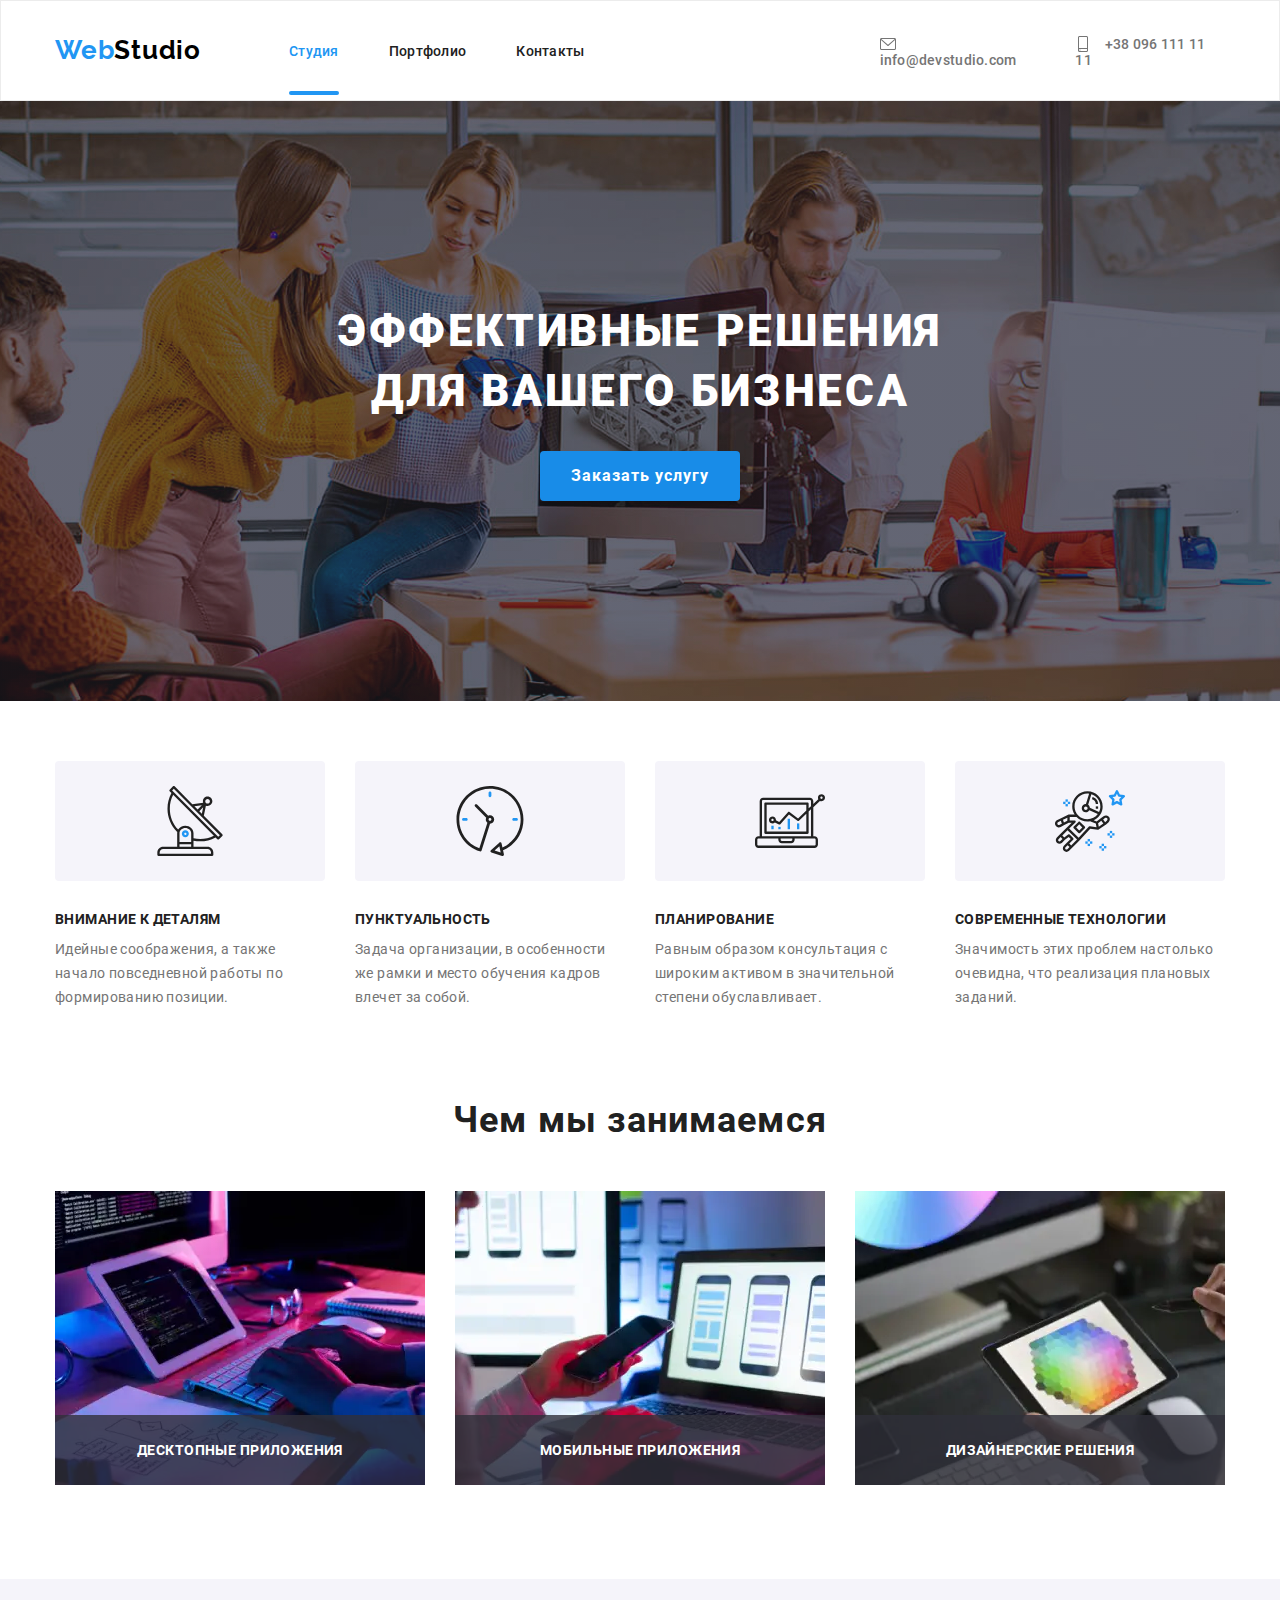
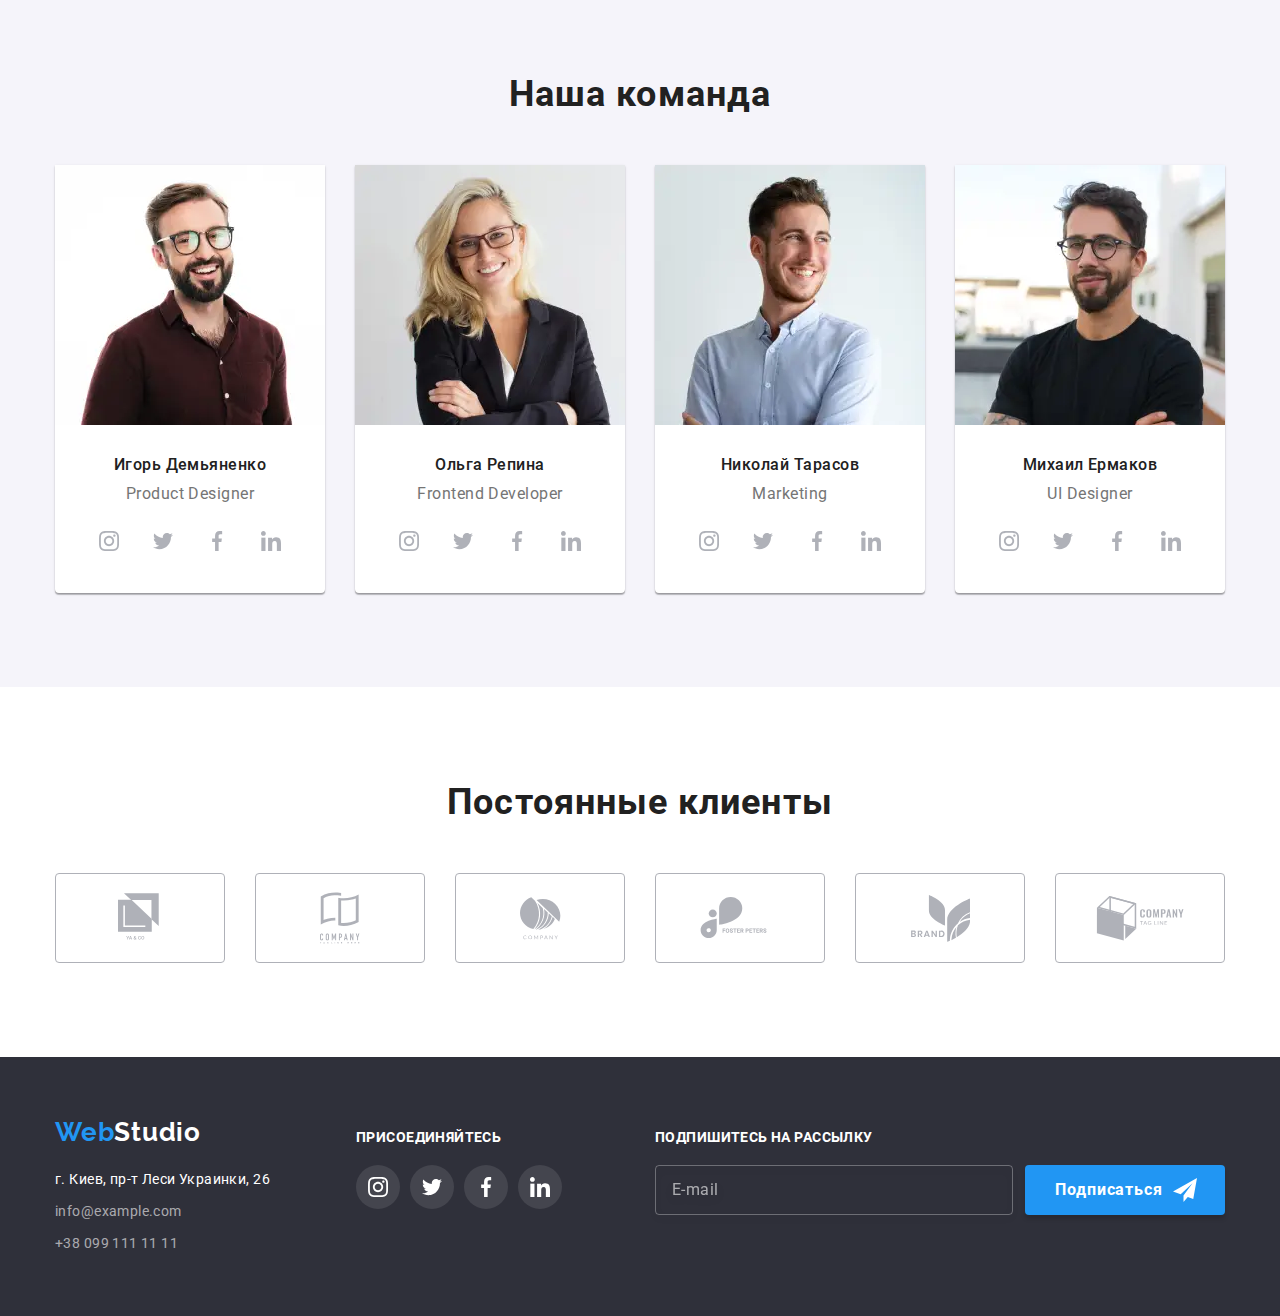
<file: index.html>
<!DOCTYPE html>
<html lang="ru">

    <head>
        <meta charset="UTF-8">
        <meta name="viewport" content="width=device-width, initial-scale=1.0">
        <title>WebStudio</title>
        <link rel="stylesheet"
        href="https://cdnjs.cloudflare.com/ajax/libs/modern-normalize/1.0.0/modern-normalize.min.css">
        <link rel="preconnect" href="https://fonts.gstatic.com">
        <link href="https://fonts.googleapis.com/css2?family=Raleway:wght@700&family=Roboto:wght@400;500;700;900&display=swap" rel="stylesheet"> 
        <link rel="stylesheet" href="./css/fonts.css"/>  
        <link rel="stylesheet" href="./css/main.min.css">
        
    </head>

    <body>
        <!-- Header -->
        <header class="header">
            <div class="container">
                <button type="button" class="menu-button" 
                    aria-expanded="false"
                    aria-controls="menu-container"
                    data-menu-button>
                        <svg width="24" height="16" aria-label="Переключатель мобильного меню" >
                            <use class="icon-menu" href="./images/sprite.svg#menu"></use>
                            <use class="icon-cross" href="./images/sprite.svg#cross"></use>
                        </svg>
                    </button>
                    <a href="./index.html" class="logo">
                        <span class="colortext">Web</span>Studio
                    </a>
                    <div class="menu-container" id="menu-container" data-menu>
                <nav class="nav">
                        <ul class="nav__items" >
                            <li class="nav__item"><a href="./index.html" class="link accent block">Студия</a></li>
                            <li class="nav__item"><a href="./portfolio.html" class="link block">Портфолио</a></li>
                            <li class="nav__item"><a href="" class="link block">Контакты</a></li>
                        </ul>
                </nav>
                    <ul class="address">
                        <li class="header__mail">
                            <a href="mailto:info@devstudio.com" class="link">
                                <svg class="icon" >
                                    <use href="./images/sprite.svg#envelope"> </use>
                                </svg> info@devstudio.com
                            </a>
                        </li>
                        <li class="header__tel">
                            <a href="tel:+380961111111" class="link"> 
                                <svg class="icon" >
                                    <use href="./images/sprite.svg#smartphone"> </use>
                                </svg> +38 096 111 11 11
                            </a>
                        </li>
                    </ul>
                    </div>
            </div>
        </header>
        <main class="main">
            <!-- Hero -->
            <section class="hero">
                <div class="container">
                    <h1 class="hero__title">Эффективные решения 
                        для вашего бизнеса</h1> 
                    <button class="modal-btn" type="button" data-modal-open>Заказать услугу</button>
                </div>
            </section>
            

            <!-- Features-->

            <section class="features">
                <div class="container">
                    <h2 class="visually-hidden">features</h2>
                    <ul class="features__items">
                        <li class="features__item">
                            <span class="features-list" > 
                                <svg class="features-list__icon">
                                    <use href="./images/sprite.svg#antenna"> </use>
                                </svg>    
                            </span>
                            <h3 class="features__subtitle">Внимание к деталям</h3>
                            <p class="features__desc">
                                Идейные соображения, а также начало повседневной работы по формированию позиции.
                            </p>
                        <li class="features__item">
                            <span class="features-list" > 
                                <svg class="features-list__icon">
                                    <use href="./images/sprite.svg#clock"> </use>
                                </svg>    
                            </span>
                            <h3 class="features__subtitle">Пунктуальность</h3>
                            <p class="features__desc">
                                Задача организации, в особенности же рамки и место обучения кадров влечет за собой.
                            </p>
                        </li>
                        <li class="features__item">
                            <span class="features-list" > 
                                <svg class="features-list__icon">
                                    <use href="./images/sprite.svg#diagram"> </use>
                                </svg>    
                            </span>
                            <h3 class="features__subtitle">Планирование</h3>
                            <p class="features__desc">
                                Равным образом консультация с широким активом в значительной степени обуславливает.
                            </p>
                        </li>
                        <li class="features__item">
                            <span class="features-list" > 
                                <svg class="features-list__icon">
                                    <use href="./images/sprite.svg#astronaut"> </use>
                                </svg>    
                            </span>
                            <h3 class="features__subtitle">Современные технологии</h3>
                            <p class="features__desc">
                                Значимость этих проблем настолько очевидна, что реализация плановых заданий.
                            </p>
                        </li>
                    </ul>
                </div>
            </section>

            <!-- Work-examples -->
            <section class="work-examples">
                <div class="container">
                    <h2 class="work-examples__title">Чем мы занимаемся</h2>
                    <ul class="work-examples__items">
                        <li class="work-examples__item">
                            <picture class="work-examples__list-picture">
                                <source
                                srcset="./images/examples/examples_1.webp 1x, ./images/examples/examples_1@2x.webp 2x"
                                media="(min-width: 1200px)" type="image/webp">
                                <source
                                    srcset="./images/examples/examples_1.jpg 1x, ./images/examples/examples_1@2x.jpg 2x"
                                    media="(min-width: 1200px)">
                                <img src="./images/examples/examples_1.jpg" alt="Разработка десктопных приложений"/>
                            </picture>
                            <p class="work-examples__text">
                                Десктопные приложения
                            </p>
                        </li>
                        <li class="work-examples__item">
                            <picture class="work-examples__list-picture">
                                <source
                                srcset="./images/examples/examples_2.webp 1x, ./images/examples/examples_2@2x.webp 2x"
                                media="(min-width: 1200px)" type="image/webp">
                                <source
                                    srcset="./images/examples/examples_2.jpg 1x, ./images/examples/examples_2@2x.jpg 2x"
                                    media="(min-width: 1200px)">
                                <img src="./images/examples/examples_2.jpg" alt="Разработка мобильных приложений"/>
                            </picture>
                            <p class="work-examples__text">
                                Мобильные приложения
                            </p>
                        </li>
                        <li class="work-examples__item">
                            <picture class="work-examples__list-picture">
                                <source
                                srcset="./images/examples/examples_3.webp 1x, ./images/examples/examples_3@2x.webp 2x"
                                media="(min-width: 1200px)" type="image/webp">
                                <source
                                    srcset="./images/examples/examples_3.jpg 1x, ./images/examples/examples_3@2x.jpg 2x"
                                    media="(min-width: 1200px)">
                                <img src="./images/examples/examples_3.jpg" alt="Дезайнерские решения в разработка приложений"/> 
                            </picture>
                           <p class="work-examples__text">
                                Дизайнерские решения
                            </p>
                        </li>
                    </ul>
                </div>
            </section>

            <!-- Team -->
            <section class="team">
                <div class="container">
                    <h2 class="team__title">Наша команда</h2>
                    <ul class="team__items">
                        <li class="team__item">  
                            <picture class="team__list-picture">
                                <source
                                srcset="./images/team/team-desktop-1.webp 1x, ./images/team/team-desktop-1@2x.webp 2x"
                                media="(min-width: 1200px)" type="image/webp">
                                <source
                                    srcset="./images/team/team-desktop-1.jpg 1x, ./images/team/team-desktop-1@2x.jpg 2x"
                                    media="(min-width: 1200px)">
                                <source
                                srcset="./images/team/team-tablet-1.webp 1x, ./images/team/team-tablet-1@2x.webp 2x"
                                media="(min-width: 768px)" type="image/webp">
                                <source
                                srcset="./images/team/team-tablet-1.jpg 1x, ./images/team/team-tablet-1@2x.jpg 2x"
                                media="(min-width: 768px)">
                                <source
                                srcset="./images/team/team-mobile-1.webp 1x, ./images/team/team-mobile-1@2x.webp 2x"
                                media="(min-width: 480px)" type="image/webp">
                                <source
                                    srcset="./images/team/team-mobile-1.jpg 1x, ./images/team/team-mobile-1@2x.jpg 2x"
                                    media="(min-width: 480px)">
                                <img src="./images/team/team-mobile-1.jpg" alt="Игорь Демьяненко"/> 
                            </picture>
                            <h3 class="team__subtitle">Игорь Демьяненко</h3>
                            <p class="team__desc">Product Designer</p>
                            <ul class="social-list">
                                <li class="social__item">
                                    <a class="social-list__link" href=""> 
                                        <svg class="social-list__icon">
                                            <use href="./images/sprite.svg#instagram"> </use>
                                        </svg>    
                                    </a>
                                </li>
                                <li class="social__item">
                                    <a class="social-list__link" href=""> 
                                        <svg class="social-list__icon">
                                            <use href="./images/sprite.svg#twitter"> </use>
                                        </svg>     
                                    </a>
                                </li>
                                <li class="social__item">
                                    <a class="social-list__link" href=""> 
                                        <svg class="social-list__icon"> 
                                            <use href="./images/sprite.svg#facebook"> </use >
                                        </svg>    
                                    </a>
                                </li>
                                <li class="social__item">
                                    <a class="social-list__link" href=""> 
                                        <svg class="social-list__icon">
                                            <use href="./images/sprite.svg#linkedin"> </use>
                                        </svg>     
                                    </a>
                                </li>
                            </ul>
                        </li>
                        <li class="team__item">
                            <picture class="team__list-picture">
                                <source
                                srcset="./images/team/team-desktop-2.webp 1x, ./images/team/team-desktop-2@2x.webp 2x"
                                media="(min-width: 1200px)" type="image/webp">
                                <source
                                    srcset="./images/team/team-desktop-2.jpg 1x, ./images/team/team-desktop-2@2x.jpg 2x"
                                    media="(min-width: 1200px)">
                                <source
                                srcset="./images/team/team-tablet-2.webp 1x, ./images/team/team-tablet-2@2x.webp 2x"
                                media="(min-width: 768px)" type="image/webp">
                                <source
                                    srcset="./images/team/team-tablet-2.jpg 1x, ./images/team/team-tablet-2@2x.jpg 2x"
                                    media="(min-width: 768px)">
                                <source
                                srcset="./images/team/team-mobile-2.webp 1x, ./images/team/team-mobile-2@2x.webp 2x"
                                media="(min-width: 480px)" type="image/webp">
                                <source
                                    srcset="./images/team/team-mobile-2.jpg 1x, ./images/team/team-mobile-2@2x.jpg 2x"
                                    media="(min-width: 480px)">
                                <img src="./images/team/team-mobile-2.jpg" alt="Ольга Репина"/> 
                            </picture>
                            <h3 class="team__subtitle">Ольга Репина</h3>
                            <p class="team__desc">Frontend Developer</p>
                            <ul class="social-list">
                                <li class="social__item">
                                    <a class="social-list__link" href=""> 
                                        <svg class="social-list__icon">
                                            <use href="./images/sprite.svg#instagram"> </use>
                                        </svg>    
                                    </a>
                                </li>
                                <li class="social__item">
                                    <a class="social-list__link" href=""> 
                                        <svg class="social-list__icon">
                                            <use href="./images/sprite.svg#twitter"> </use>
                                        </svg>     
                                    </a>
                                </li>
                                <li class="social__item">
                                    <a class="social-list__link" href=""> 
                                        <svg class="social-list__icon"> 
                                            <use href="./images/sprite.svg#facebook"> </use >
                                        </svg>    
                                    </a>
                                </li>
                                <li class="social__item">
                                    <a class="social-list__link" href=""> 
                                        <svg class="social-list__icon">
                                            <use href="./images/sprite.svg#linkedin"> </use>
                                        </svg>     
                                    </a>
                                </li>
                            </ul>
                        </li>
                        <li class="team__item">
                            <picture class="team__list-picture">
                                <source
                                srcset="./images/team/team-desktop-3.webp 1x, ./images/team/team-desktop-3@2x.webp 2x"
                                media="(min-width: 1200px)" type="image/webp">
                                <source
                                    srcset="./images/team/team-desktop-3.jpg 1x, ./images/team/team-desktop-3@2x.jpg 2x"
                                    media="(min-width: 1200px)">
                                <source
                                srcset="./images/team/team-tablet-3.webp 1x, ./images/team/team-tablet-3@2x.webp 2x"
                                media="(min-width: 768px)" type="image/webp">
                                <source
                                    srcset="./images/team/team-tablet-3.jpg 1x, ./images/team/team-tablet-3@2x.jpg 2x"
                                    media="(min-width: 768px)">
                                <source
                                srcset="./images/team/team-mobile-3.webp 1x, ./images/team/team-mobile-3@2x.webp 2x"
                                media="(min-width: 480px)" type="image/webp">
                                <source
                                    srcset="./images/team/team-mobile-3.jpg 1x, ./images/team/team-mobile-3@2x.jpg 2x"
                                    media="(min-width: 480px)">
                                <img src="./images/team/team-mobile-3.jpg" alt="Николай Тарасов"/> 
                            </picture>
                            <h3 class="team__subtitle">Николай Тарасов</h3>
                            <p class="team__desc">Marketing</p>
                            <ul class="social-list">
                                <li class="social__item">
                                    <a class="social-list__link" href=""> 
                                        <svg class="social-list__icon">
                                            <use href="./images/sprite.svg#instagram"> </use>
                                        </svg>    
                                    </a>
                                </li>
                                <li class="social__item">
                                    <a class="social-list__link" href=""> 
                                        <svg class="social-list__icon">
                                            <use href="./images/sprite.svg#twitter"> </use>
                                        </svg>     
                                    </a>
                                </li>
                                <li class="social__item">
                                    <a class="social-list__link" href=""> 
                                        <svg class="social-list__icon"> 
                                            <use href="./images/sprite.svg#facebook"> </use >
                                        </svg>    
                                    </a>
                                </li>
                                <li class="social__item">
                                    <a class="social-list__link" href=""> 
                                        <svg class="social-list__icon">
                                            <use href="./images/sprite.svg#linkedin"> </use>
                                        </svg>     
                                    </a>
                                </li>
                            </ul>
                        </li>
                        <li class="team__item">
                            <picture class="team__list-picture">
                                <source
                                srcset="./images/team/team-desktop-4.webp 1x, ./images/team/team-desktop-4@2x.webp 2x"
                                media="(min-width: 1200px)" type="image/webp">
                                <source
                                    srcset="./images/team/team-desktop-4.jpg 1x, ./images/team/team-desktop-4@2x.jpg 2x"
                                    media="(min-width: 1200px)">
                                <source
                                srcset="./images/team/team-tablet-4.webp 1x, ./images/team/team-tablet-4@2x.webp 2x"
                                media="(min-width: 768px)" type="image/webp">
                                <source
                                    srcset="./images/team/team-tablet-4.jpg 1x, ./images/team/team-tablet-4@2x.jpg 2x"
                                    media="(min-width: 768px)">
                                <source
                                srcset="./images/team/team-mobile-4.webp 1x, ./images/team/team-mobile-4@2x.webp 2x"
                                media="(min-width: 480px)" type="image/webp">
                                <source
                                    srcset="./images/team/team-mobile-4.jpg 1x, ./images/team/team-mobile-4@2x.jpg 2x"
                                    media="(min-width: 480px)">
                                <img class="team__picture" src="./images/team/team-mobile-4.jpg" alt="Михаил Ермаков"/> 
                            </picture>
                            <h3 class="team__subtitle">Михаил Ермаков</h3>
                            <p class="team__desc">UI Designer</p>
                            <ul class="social-list">
                                <li class="social__item">
                                    <a class="social-list__link" href=""> 
                                        <svg class="social-list__icon">
                                            <use href="./images/sprite.svg#instagram"> </use>
                                        </svg>    
                                    </a>
                                </li>
                                <li class="social__item">
                                    <a class="social-list__link" href=""> 
                                        <svg class="social-list__icon">
                                            <use href="./images/sprite.svg#twitter"> </use>
                                        </svg>     
                                    </a>
                                </li>
                                <li class="social__item">
                                    <a class="social-list__link" href=""> 
                                        <svg class="social-list__icon"> 
                                            <use href="./images/sprite.svg#facebook"> </use >
                                        </svg>    
                                    </a>
                                </li>
                                <li class="social__item">
                                    <a class="social-list__link" href=""> 
                                        <svg class="social-list__icon">
                                            <use href="./images/sprite.svg#linkedin"> </use>
                                        </svg>     
                                    </a>
                                </li>
                            </ul>
                        </li>
                    </ul>
                </div>
                
            </section>
            <!-- Client-->
            <section class="client">
                <div class="container">
                    <h2 class="client__title"> Постоянные клиенты </h2>
                    <ul  class="client-list">
                        <li class="client-list__item">
                            <a class="client-list__link" href="">
                                <svg class="client-list__icon" width="45px" height="50px" >
                                    <use href="./images/client/sprite.svg#logo-1"> </use>
                                </svg>    
                            </a>
                        </li>
                        <li class="client-list__item">
                            <a  class="client-list__link" href="">
                                <svg class="client-list__icon" width="40px" height="52px"  >
                                    <use href="./images/client/sprite.svg#logo-2" > </use>
                                </svg>    
                            </a>
                        </li>
                        <li class="client-list__item">
                            <a  class="client-list__link" href="">
                                <svg class="client-list__icon" width="41px" height="43px" >
                                    <use href="./images/client/sprite.svg#logo-3"> </use>
                                </svg>    
                            </a>
                        </li>
                        <li class="client-list__item">
                            <a  class="client-list__link" href="">
                                <svg class="client-list__icon" width="80px" height="42px" >
                                    <use href="./images/client/sprite.svg#logo-4"> </use>
                                </svg>    
                            </a>
                        </li>
                        <li class="client-list__item">
                            <a  class="client-list__link" href="">
                                <svg class="client-list__icon" width="59px" height="47px" >
                                    <use href="./images/client/sprite.svg#logo-5"> </use>
                                </svg>    
                            </a>
                        </li>
                        <li class="client-list__item">
                            <a  class="client-list__link" href="">
                                <svg class="client-list__icon" width="89px" height="45px" >
                                    <use href="./images/client/sprite.svg#logo-6"> </use>
                                </svg>    
                            </a>
                        </li>
                    </ul>
                </div>
            </section>
        </main>
            <!-- Footer -->
        <footer class="footer">
            <div class="container">
                <div class="info">
                    <a href="./index.html" class="logo">
                        <span class="colortext">Web</span>Studio
                    </a>
                    <ul class="address">
                        <li class="footer__adrress item"><a href="https://www.google.com/maps/d/embed?mid=10uSM3H-mIU3GznYo2szRIEphczw" target="_blank" class="link">г. Киев,
                        пр-т Леси Украинки, 26</a></li>
                        <li class="footer__mail item"><a href="mailto:info@example.com" class="link">info@example.com</a></li>
                        <li class="footer__tel item"><a href="tel:+380991111111" class="link">+38 099 111 11 11</a></li>
                    </ul>
                </div>
                    <span class="social-links">
                    <p class="social-links__title">присоединяйтесь</p>
                    <ul class="social-list">
                        <li class="social__item">
                            <a class="social-list__link" href=""> 
                                <svg class="social-list__icon">
                                    <use href="./images/sprite.svg#instagram"> </use>
                                </svg>    
                            </a>
                        </li>
                        <li class="social__item">
                            <a class="social-list__link" href=""> 
                                <svg class="social-list__icon">
                                    <use href="./images/sprite.svg#twitter"> </use>
                                </svg>     
                            </a>
                        </li>
                        <li class="social__item">
                            <a class="social-list__link" href=""> 
                                <svg class="social-list__icon"> 
                                    <use href="./images/sprite.svg#facebook"> </use >
                                </svg>    
                            </a>
                        </li>
                        <li class="social__item">
                            <a class="social-list__link" href=""> 
                                <svg class="social-list__icon">
                                    <use href="./images/sprite.svg#linkedin"> </use>
                                </svg>     
                            </a>
                        </li>
                    </ul>
                </span>
                <span class="mailing">
                    <p class="mailing__title">Подпишитесь на рассылку</p>
                    <form action="#" class="mailing__form">
                        <label class="mailing__email">
                            <input type="email" name="user_email-footer" class="mailing__email-input" placeholder="E-mail">
                        </label>
                        <button type="submit" class="modal-btn">
                            Подписаться
                            <svg class="mailing__icon">
                                <use href="./images/sprite.svg#send"> </use>
                            </svg> 
                            
                        </button>
                    </form>
                </span>
            </div> 

        </footer>

        <div class="backdrop is-hidden" data-modal>
            <div class="modal">
                <button type="button" class="close-dtn" data-modal-close>
                    <svg class="icon-close">
                        <use href="./images/sprite.svg#icon-close-black"> </use>
                    </svg> 
                </button>
                <p class="modal__title">Оставьте свои данные, мы вам перезвоним</p>
                <form action="#" class="modal__form">
                    <label class="modal__form-field">
                        Имя
                        <span class="modal__form-input-wrapper">
                            <input type="text" name="user_name" class="modal__form-input">
                            <svg class="modal__form-icon">
                                <use href="./images/sprite.svg#person"> </use>
                            </svg>  
                        </span>
                    </label>
                    <label class="modal__form-field">
                        Телефон
                        <span class="modal__form-input-wrapper">
                            <input type="tel" name="user_tel" class="modal__form-input">
                            <svg class="modal__form-icon">
                                <use href="./images/sprite.svg#phone"> </use>
                            </svg>  
                        </span>
                    </label>
                    <label class="modal__form-field">
                        Почта
                        <span class="modal__form-input-wrapper">
                            <input type="email" name="user_email" class="modal__form-input">
                            
                            <svg class="modal__form-icon">
                                <use href="./images/sprite.svg#email"> </use>
                            </svg>   
                        
                        </span>
                    </label>
                    <label class="modal__form-field">
                        Комментарий
                        <textarea class="modal__form-message" name="user_message" placeholder="Введите текст"></textarea>
                    </label>
                    <input id="user-policy" type="checkbox" name="user_policy" value="accept-policy"
                        class="modal__form-policy visually-hidden">
                    <label for="user-policy" class="modal__form-policy-text">Соглашаюсь с рассылкой и принимаю 
                        <a class="modal__form-policy-link" href="#">Условия договора</a>
                    </label>
                    <button type="submit" class="modal__form-btn">Отправить</button>
                </form>
            </div>
        </div>

        <script 
            src="./js/modal.js">
        </script>
        <script 
            src="./js/menu.js"> 
        </script>
    </body>
</html>
</file>
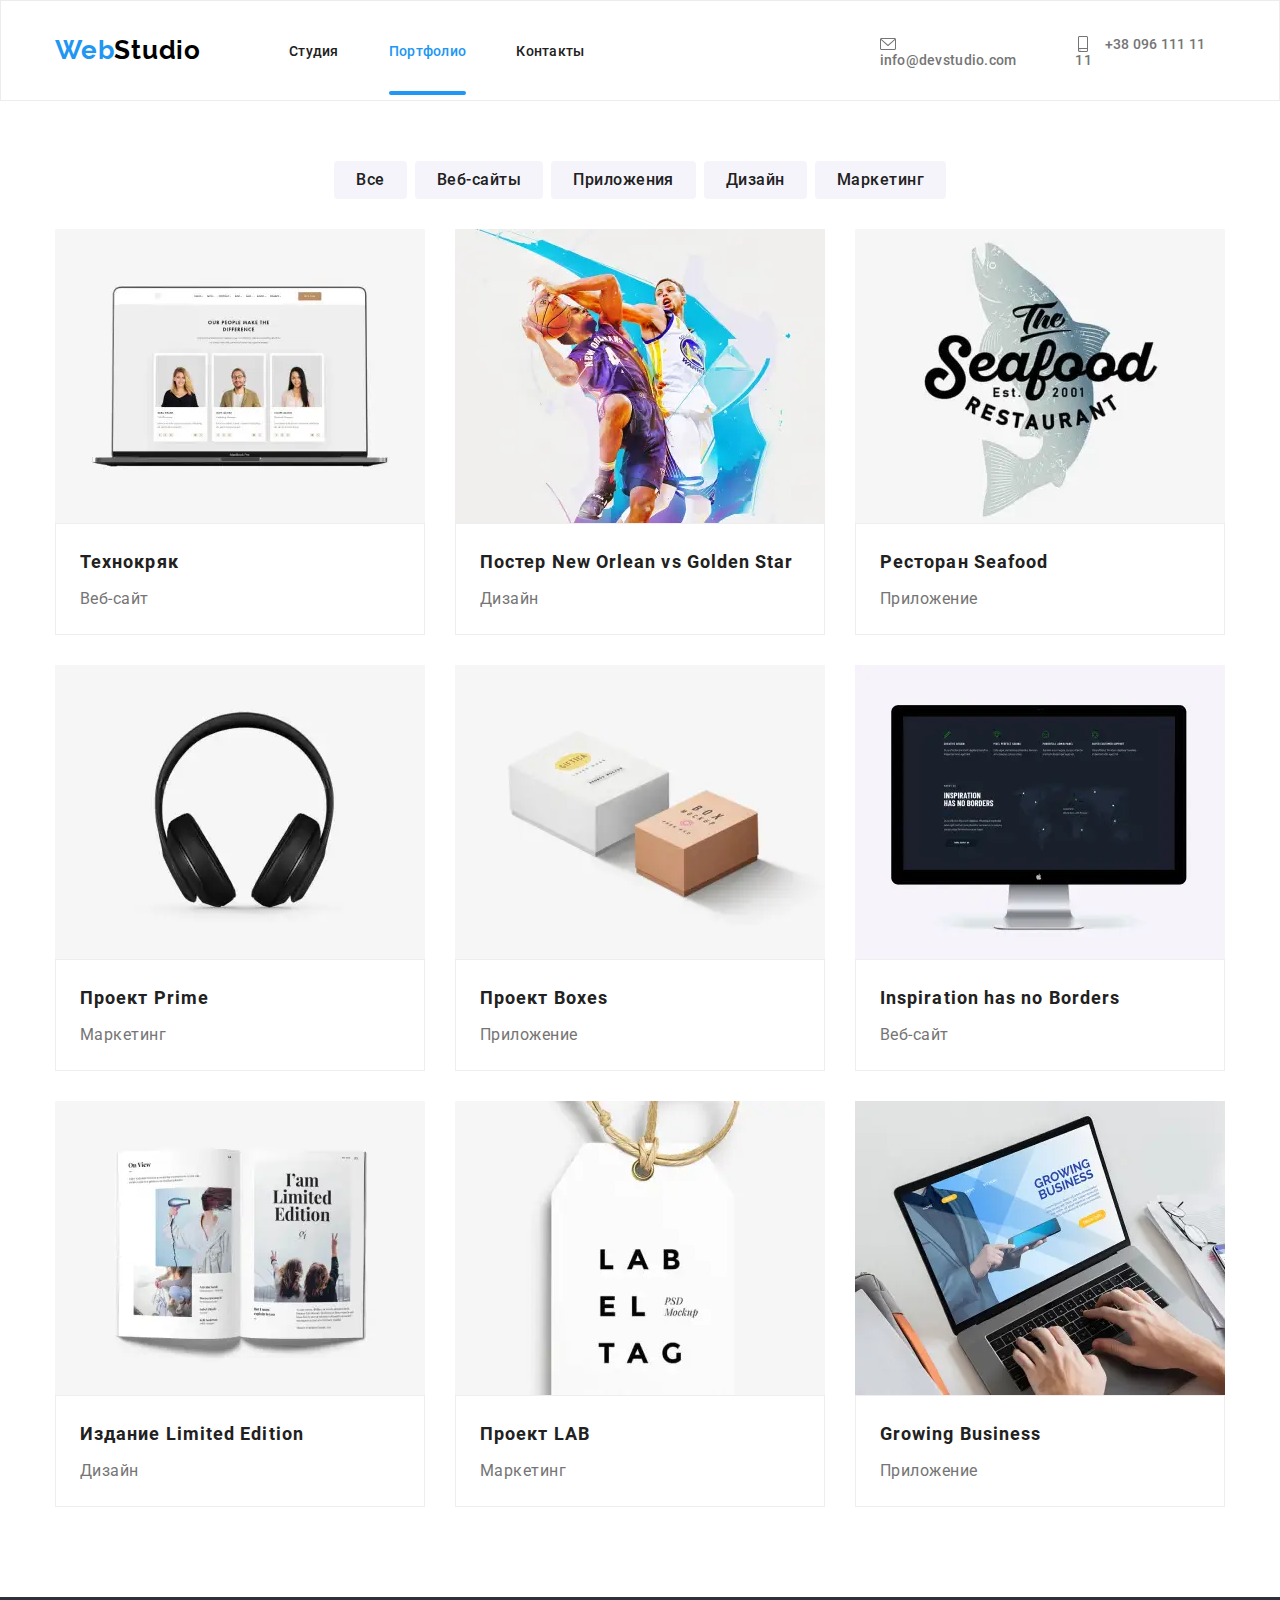
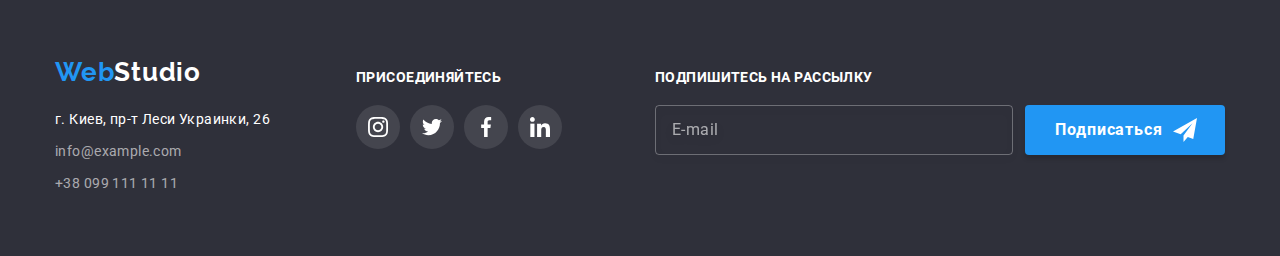
<file: portfolio.html>
<!DOCTYPE html>
<html lang="ru">
    <head>
        <meta charset="UTF-8">
        <meta name="viewport" content="width=device-width, initial-scale=1.0">
        <title>WebStudio</title>
        <link rel="stylesheet"
        href="https://cdnjs.cloudflare.com/ajax/libs/modern-normalize/1.0.0/modern-normalize.min.css">
        <link rel="preconnect" href="https://fonts.gstatic.com">
        <link href="https://fonts.googleapis.com/css2?family=Raleway:wght@700&family=Roboto:wght@400;500;700;900&display=swap" rel="stylesheet">
        <link rel="stylesheet" href="./css/fonts.css"/>   
        <link rel="stylesheet" href="./css/portfolio.min.css">
        
    </head>
    <body>
        <!-- Header -->
        <header class="header">
            <div class="container">
                <button type="button" class="menu-button" 
                    aria-expanded="false"
                    aria-controls="menu-container"
                    data-menu-button>
                        <svg width="24" height="16" aria-label="Переключатель мобильного меню" >
                            <use class="icon-menu" href="./images/sprite.svg#menu"></use>
                            <use class="icon-cross" href="./images/sprite.svg#cross"></use>
                        </svg>
                    </button>
                    <a href="./index.html" class="logo">
                        <span class="colortext">Web</span>Studio
                    </a>
                    <div class="menu-container" id="menu-container" data-menu>
                <nav class="nav">
                    
            
                        <ul class="nav__items" >
                            <li class="nav__item"><a href="./index.html" class="link  block">Студия</a></li>
                            <li class="nav__item"><a href="./portfolio.html" class="link accent block">Портфолио</a></li>
                            <li class="nav__item"><a href="" class="link block">Контакты</a></li>
                        </ul>
                </nav>
                    <ul class="address">
                        <li class="header__mail">
                            <a href="mailto:info@devstudio.com" class="link">
                                <svg class="icon" >
                                    <use href="./images/sprite.svg#envelope"> </use>
                                </svg> info@devstudio.com
                            </a>
                        </li>
                        <li class="header__tel">
                            <a href="tel:+380961111111" class="link"> 
                                <svg class="icon" >
                                    <use href="./images/sprite.svg#smartphone"> </use>
                                </svg> +38 096 111 11 11
                            </a>
                        </li>
                    </ul>
                    </div>
            </div>
        </header>
        <main>
            <h1 class="visually-hidden">Portfolio</h1> 
            <h2 class="visually-hidden">Title portfolio</h2>
            <!-- Сatalog -->
            <section class="menu-catalog">
                <div class="container">
                    <ul class="menu-catalog__items">
                        <li class="menu-catalog__item">
                            <button class="catalog__btn" type="button">Все</button>
                        </li>
                        <li class="menu-catalog__item">
                            <button class="catalog__btn" type="button">Веб-сайты</button>
                        </li>
                        <li class="menu-catalog__item">
                            <button class="catalog__btn" type="button">Приложения</button>
                        </li>
                        <li class="menu-catalog__item">
                            <button class="catalog__btn" type="button">Дизайн</button>
                        </li>
                        <li class="menu-catalog__item">
                            <button class="catalog__btn" type="button">Маркетинг</button>
                        </li>
                    </ul>
                    <ul class="catalog__items">
                        <li class="catalog__item">
                            <a href="" class="catalog__item-link">
                                <div class="catalog__item-img-wrapper">
                                    <picture class="catalog__list-picture">
                                        <source
                                        srcset="./images/portfolio/img-desktop-1.webp 1x, ./images/portfolio/img-desktop-1@2x.webp 2x"
                                        media="(min-width: 1200px)" type="image/webp">
                                        <source
                                            srcset="./images/portfolio/img-desktop-1.jpg 1x, ./images/portfolio/img-desktop-1@2x.jpg 2x"
                                            media="(min-width: 1200px)">
                                        <source
                                            srcset="./images/portfolio/img-tablet-1.webp 1x, ./images/portfolio/img-tablet-1@2x.webp 2x"
                                            media="(min-width: 768px)" type="image/webp">
                                        <source
                                            srcset="./images/portfolio/img-tablet-1.jpg 1x, ./images/portfolio/img-tablet-1@2x.jpg 2x"
                                            media="(min-width: 768px)">
                                        <source
                                            srcset="./images/portfolio/img-mobile-1.webp 1x, ./images/portfolio/img-mobile-1@2x.webp 2x"
                                            media="(min-width: 320px)" type="image/webp">
                                        <source
                                            srcset="./images/portfolio/img-mobile-1.jpg 1x, ./images/portfolio/img-mobile-1@2x.jpg 2x"
                                            media="(min-width: 320px)">
                                        <img src="./images/portfolio/img-mobile-1.jpg" alt="Разработка мобильных приложений"/>
                                    </picture>
                                    <p class="overlay">
                                        Технокряк это современная площадка распространения коронавируса. Компании используют эту платформу для цифрового шпионажа и атак на защищённые сервера конкурентов.
                                    </p>
                                </div>
                                <div class="title padding">
                                    <h3 class="catalog__subtitle">Технокряк</h3>
                                    <p class="catalog__desc">Веб-сайт</p>
                                </div>
                            </a>
                        </li>
                        <li class="catalog__item">
                            <a href="" class="catalog__item-link">
                                <div class="catalog__item-img-wrapper">
                                    <picture class="catalog__list-picture">
                                        <source
                                        srcset="./images/portfolio/img-desktop-2.webp 1x, ./images/portfolio/img-desktop-2@2x.webp 2x"
                                        media="(min-width: 1200px)" type="image/webp">
                                        <source
                                            srcset="./images/portfolio/img-desktop-2.jpg 1x, ./images/portfolio/img-desktop-2@2x.jpg 2x"
                                            media="(min-width: 1200px)">
                                        <source
                                            srcset="./images/portfolio/img-tablet-2.webp 1x, ./images/portfolio/img-tablet-2@2x.webp 2x"
                                            media="(min-width: 768px)" type="image/webp">
                                        <source
                                            srcset="./images/portfolio/img-tablet-2.jpg 1x, ./images/portfolio/img-tablet-2@2x.jpg 2x"
                                            media="(min-width: 768px)">
                                        <source
                                            srcset="./images/portfolio/img-mobile-2.webp 1x, ./images/portfolio/img-mobile-2@2x.webp 2x"
                                            media="(min-width: 320px)" type="image/webp">
                                        <source
                                            srcset="./images/portfolio/img-mobile-2.jpg 1x, ./images/portfolio/img-mobile-2@2x.jpg 2x"
                                            media="(min-width: 320px)">
                                        <img src="./images/portfolio/img-mobile-2.jpg" alt="Разработка мобильных приложений"/>
                                    </picture>
                                    <p class="overlay">
                                        Технокряк это современная площадка распространения коронавируса. Компании используют эту платформу для цифрового шпионажа и атак на защищённые сервера конкурентов.
                                    </p>
                                </div>
                                <div class="title">
                                    <h3 class="catalog__subtitle"> Постер New Orlean vs Golden Star</h3>
                                    <p class="catalog__desc">Дизайн</p>
                                </div>
                            </a>
                        </li>
                        <li class="catalog__item">
                            <a href="" class="catalog__item-link">
                                <div class="catalog__item-img-wrapper">
                                    <picture class="catalog__list-picture">
                                        <source
                                        srcset="./images/portfolio/img-desktop-3.webp 1x, ./images/portfolio/img-desktop-3@2x.webp 2x"
                                        media="(min-width: 1200px)" type="image/webp">
                                        <source
                                            srcset="./images/portfolio/img-desktop-3.jpg 1x, ./images/portfolio/img-desktop-3@2x.jpg 2x"
                                            media="(min-width: 1200px)">
                                        <source
                                            srcset="./images/portfolio/img-tablet-3.webp 1x, ./images/portfolio/img-tablet-3@2x.webp 2x"
                                            media="(min-width: 768px)" type="image/webp">
                                        <source
                                            srcset="./images/portfolio/img-tablet-3.jpg 1x, ./images/portfolio/img-tablet-3@2x.jpg 2x"
                                            media="(min-width: 768px)">
                                        <source
                                            srcset="./images/portfolio/img-mobile-3.webp 1x, ./images/portfolio/img-mobile-3@2x.webp 2x"
                                            media="(min-width: 320px)" type="image/webp">
                                        <source
                                            srcset="./images/portfolio/img-mobile-3.jpg 1x, ./images/portfolio/img-mobile-3@2x.jpg 2x"
                                            media="(min-width: 320px)">
                                        <img src="./images/portfolio/img-mobile-3.jpg" alt="Разработка мобильных приложений"/>
                                    </picture>
                                    <p class="overlay">
                                        Технокряк это современная площадка распространения коронавируса. Компании используют эту платформу для цифрового шпионажа и атак на защищённые сервера конкурентов.
                                    </p>
                                </div>
                                
                                <div class="title">
                                    <h3 class="catalog__subtitle">Ресторан Seafood</h3>
                                    <p class="catalog__desc">Приложение</p>
                                </div>
                            </a>
                        </li>
                        <li class="catalog__item">
                            <a href="" class="catalog__item-link">
                                <div class="catalog__item-img-wrapper">
                                    <picture class="catalog__list-picture">
                                        <source
                                        srcset="./images/portfolio/img-desktop-4.webp 1x, ./images/portfolio/img-desktop-4@2x.webp 2x"
                                        media="(min-width: 1200px)" type="image/webp">
                                        <source
                                            srcset="./images/portfolio/img-desktop-4.jpg 1x, ./images/portfolio/img-desktop-4@2x.jpg 2x"
                                            media="(min-width: 1200px)">
                                        <source
                                            srcset="./images/portfolio/img-tablet-4.webp 1x, ./images/portfolio/img-tablet-4@2x.webp 2x"
                                            media="(min-width: 768px)" type="image/webp">
                                        <source
                                            srcset="./images/portfolio/img-tablet-4.jpg 1x, ./images/portfolio/img-tablet-4@2x.jpg 2x"
                                            media="(min-width: 768px)">
                                        <source
                                            srcset="./images/portfolio/img-mobile-4.webp 1x, ./images/portfolio/img-mobile-4@2x.webp 2x"
                                            media="(min-width: 320px)" type="image/webp">
                                        <source
                                            srcset="./images/portfolio/img-mobile-4.jpg 1x, ./images/portfolio/img-mobile-4@2x.jpg 2x"
                                            media="(min-width: 320px)">
                                        <img src="./images/portfolio/img-mobile-4.jpg" alt="Разработка мобильных приложений"/>
                                    </picture>
                                    <p class="overlay">
                                        Технокряк это современная площадка распространения коронавируса. Компании используют эту платформу для цифрового шпионажа и атак на защищённые сервера конкурентов.
                                    </p>    
                                </div>
                                <div class="title">
                                    <h3 class="catalog__subtitle">Проект Prime</h3>
                                    <p class="catalog__desc">Маркетинг</p>
                                </div>
                            </a>
                        </li>
                        <li class="catalog__item">
                            <a href="" class="catalog__item-link">
                                <div class="catalog__item-img-wrapper">
                                    <picture class="catalog__list-picture">
                                        <source
                                        srcset="./images/portfolio/img-desktop-5.webp 1x, ./images/portfolio/img-desktop-5@2x.webp 2x"
                                        media="(min-width: 1200px)" type="image/webp">
                                        <source
                                            srcset="./images/portfolio/img-desktop-5.jpg 1x, ./images/portfolio/img-desktop-5@2x.jpg 2x"
                                            media="(min-width: 1200px)">
                                        <source
                                            srcset="./images/portfolio/img-tablet-5.webp 1x, ./images/portfolio/img-tablet-5@2x.webp 2x"
                                            media="(min-width: 768px)" type="image/webp">
                                        <source
                                            srcset="./images/portfolio/img-tablet-5.jpg 1x, ./images/portfolio/img-tablet-5@2x.jpg 2x"
                                            media="(min-width: 768px)">
                                        <source
                                            srcset="./images/portfolio/img-mobile-5.webp 1x, ./images/portfolio/img-mobile-5@2x.webp 2x"
                                            media="(min-width: 320px)" type="image/webp">
                                        <source
                                            srcset="./images/portfolio/img-mobile-5.jpg 1x, ./images/portfolio/img-mobile-5@2x.jpg 2x"
                                            media="(min-width: 320px)">
                                        <img src="./images/portfolio/img-mobile-5.jpg" alt="Разработка мобильных приложений"/>
                                    </picture>
                                    <p class="overlay">
                                        Технокряк это современная площадка распространения коронавируса. Компании используют эту платформу для цифрового шпионажа и атак на защищённые сервера конкурентов.
                                    </p>    
                                </div>
                                
                                <div class="title">
                                    <h3 class="catalog__subtitle">Проект Boxes</h3>
                                    <p class="catalog__desc">Приложение</p>
                                </div>
                            </a>
                        </li>
                        <li class="catalog__item">
                            <a href="" class="catalog__item-link">
                                <div class="catalog__item-img-wrapper">
                                    <picture class="catalog__list-picture">
                                        <source
                                        srcset="./images/portfolio/img-desktop-6.webp 1x, ./images/portfolio/img-desktop-6@2x.webp 2x"
                                        media="(min-width: 1200px)" type="image/webp">
                                        <source
                                            srcset="./images/portfolio/img-desktop-6.jpg 1x, ./images/portfolio/img-desktop-6@2x.jpg 2x"
                                            media="(min-width: 1200px)">
                                        <source
                                            srcset="./images/portfolio/img-tablet-6.webp 1x, ./images/portfolio/img-tablet-6@2x.webp 2x"
                                            media="(min-width: 768px)" type="image/webp">
                                        <source
                                            srcset="./images/portfolio/img-tablet-6.jpg 1x, ./images/portfolio/img-tablet-6@2x.jpg 2x"
                                            media="(min-width: 768px)">
                                        <source
                                            srcset="./images/portfolio/img-mobile-6.webp 1x, ./images/portfolio/img-mobile-6@2x.webp 2x"
                                            media="(min-width: 320px)" type="image/webp">
                                        <source
                                            srcset="./images/portfolio/img-mobile-6.jpg 1x, ./images/portfolio/img-mobile-6@2x.jpg 2x"
                                            media="(min-width: 320px)">
                                        <img src="./images/portfolio/img-mobile-6.jpg" alt="Разработка мобильных приложений"/>
                                    </picture>
                                    <p class="overlay">
                                        Технокряк это современная площадка распространения коронавируса. Компании используют эту платформу для цифрового шпионажа и атак на защищённые сервера конкурентов.
                                    </p>
                                </div>
                                
                                <div class="title">
                                    <h3 class="catalog__subtitle">Inspiration has no Borders</h3>
                                    <p class="catalog__desc"> Веб-сайт</p>
                                </div>
                            </a>
                        </li>
                        <li class="catalog__item">
                            <a href="" class="catalog__item-link">
                                <div class="catalog__item-img-wrapper">
                                    <picture class="catalog__list-picture">
                                        <source
                                        srcset="./images/portfolio/img-desktop-7.webp 1x, ./images/portfolio/img-desktop-7@2x.webp 2x"
                                        media="(min-width: 1200px)" type="image/webp">
                                        <source
                                            srcset="./images/portfolio/img-desktop-7.jpg 1x, ./images/portfolio/img-desktop-7@2x.jpg 2x"
                                            media="(min-width: 1200px)">
                                        <source
                                            srcset="./images/portfolio/img-tablet-7.webp 1x, ./images/portfolio/img-tablet-7@2x.webp 2x"
                                            media="(min-width: 768px)" type="image/webp">
                                        <source
                                            srcset="./images/portfolio/img-tablet-7.jpg 1x, ./images/portfolio/img-tablet-7@2x.jpg 2x"
                                            media="(min-width: 768px)">
                                        <source
                                            srcset="./images/portfolio/img-mobile-7.webp 1x, ./images/portfolio/img-mobile-7@2x.webp 2x"
                                            media="(min-width: 320px)" type="image/webp">
                                        <source
                                            srcset="./images/portfolio/img-mobile-7.jpg 1x, ./images/portfolio/img-mobile-7@2x.jpg 2x"
                                            media="(min-width: 320px)">
                                        <img src="./images/portfolio/img-mobile-7.jpg" alt="Разработка мобильных приложений"/>
                                    </picture>
                                    <p class="overlay">
                                        Технокряк это современная площадка распространения коронавируса. Компании используют эту платформу для цифрового шпионажа и атак на защищённые сервера конкурентов.
                                    </p>
                                </div>
                                
                                <div class="title">
                                    <h3 class="catalog__subtitle">Издание Limited Edition</h3>
                                    <p class="catalog__desc">Дизайн</p>
                                </div>
                            </a>
                            
                        </li>
                        <li class="catalog__item">
                            <a href="" class="catalog__item-link">
                                <div class="catalog__item-img-wrapper">
                                    <picture class="catalog__list-picture">
                                        <source
                                        srcset="./images/portfolio/img-desktop-8.webp 1x, ./images/portfolio/img-desktop-8@2x.webp 2x"
                                        media="(min-width: 1200px)" type="image/webp">
                                        <source
                                            srcset="./images/portfolio/img-desktop-8.jpg 1x, ./images/portfolio/img-desktop-8@2x.jpg 2x"
                                            media="(min-width: 1200px)">
                                        <source
                                            srcset="./images/portfolio/img-tablet-8.webp 1x, ./images/portfolio/img-tablet-8@2x.webp 2x"
                                            media="(min-width: 768px)" type="image/webp">
                                        <source
                                            srcset="./images/portfolio/img-tablet-8.jpg 1x, ./images/portfolio/img-tablet-8@2x.jpg 2x"
                                            media="(min-width: 768px)">
                                        <source
                                            srcset="./images/portfolio/img-mobile-8.webp 1x, ./images/portfolio/img-mobile-8@2x.webp 2x"
                                            media="(min-width: 320px)" type="image/webp">
                                        <source
                                            srcset="./images/portfolio/img-mobile-8.jpg 1x, ./images/portfolio/img-mobile-8@2x.jpg 2x"
                                            media="(min-width: 320px)">
                                        <img src="./images/portfolio/img-mobile-8.jpg" alt="Разработка мобильных приложений"/>
                                    </picture>
                                    <p class="overlay">
                                        Технокряк это современная площадка распространения коронавируса. Компании используют эту платформу для цифрового шпионажа и атак на защищённые сервера конкурентов.
                                    </p>
                                </div>
                                <div class="title">
                                    <h3 class="catalog__subtitle"> Проект LAB</h3>
                                    <p class="catalog__desc">Маркетинг</p>
                                </div>
                            </a>
                            
                        </li>
                        <li class="catalog__item">
                            <a href="" class="catalog__item-link">    
                                <div class="catalog__item-img-wrapper">
                                    <picture class="catalog__list-picture">
                                        <source
                                        srcset="./images/portfolio/img-desktop-9.webp 1x, ./images/portfolio/img-desktop-9@2x.webp 2x"
                                        media="(min-width: 1200px)" type="image/webp">
                                        <source
                                            srcset="./images/portfolio/img-desktop-9.jpg 1x, ./images/portfolio/img-desktop-9@2x.jpg 2x"
                                            media="(min-width: 1200px)">
                                        <source
                                            srcset="./images/portfolio/img-tablet-9.webp 1x, ./images/portfolio/img-tablet-9@2x.webp 2x"
                                            media="(min-width: 768px)" type="image/webp">
                                        <source
                                            srcset="./images/portfolio/img-tablet-9.jpg 1x, ./images/portfolio/img-tablet-9@2x.jpg 2x"
                                            media="(min-width: 768px)">
                                        <source
                                            srcset="./images/portfolio/img-mobile-9.webp 1x, ./images/portfolio/img-mobile-9@2x.webp 2x"
                                            media="(min-width: 320px)" type="image/webp">
                                        <source
                                            srcset="./images/portfolio/img-mobile-9.jpg 1x, ./images/portfolio/img-mobile-9@2x.jpg 2x"
                                            media="(min-width: 320px)">
                                        <img src="./images/portfolio/img-mobile-9.jpg" alt="Разработка мобильных приложений"/>
                                    </picture>
                                    <p class="overlay">
                                        Технокряк это современная площадка распространения коронавируса. Компании используют эту платформу для цифрового шпионажа и атак на защищённые сервера конкурентов.
                                    </p>
                                </div>                
                                <div class="title">
                                    <h3 class="catalog__subtitle">Growing Business</h3>
                                    <p class="catalog__desc">Приложение</p>
                                </div>
                            </a>
                        </li>
                    </ul> 
                </div>
            </section>
        </main>
         <!-- Footer -->
         <footer class="footer">
            <div class="container">
               <div class="info">
                   <a href="./index.html" class="logo">
                       <span class="colortext">Web</span>Studio
                   </a>
                   <ul class="address">
                       <li class="footer__adrress item"><a href="https://www.google.com/maps/d/embed?mid=10uSM3H-mIU3GznYo2szRIEphczw" target="_blank" class="link">г. Киев,
                               пр-т Леси Украинки, 26</a></li>
                       <li class="footer__mail item"><a href="mailto:info@example.com" class="link">info@example.com</a></li>
                       <li class="footer__tel item"><a href="tel:+380991111111" class="link">+38 099 111 11 11</a></li>
                   </ul>
               </div>
                   
               <span class="social-links">
                   <p class="social-links__title">присоединяйтесь</p>
                   <ul class="social-list">
                       <li class="social__item">
                           <a class="social-list__link" href=""> 
                               <svg class="social-list__icon">
                                   <use href="./images/sprite.svg#instagram"> </use>
                               </svg>    
                           </a>
                       </li>
                       <li class="social__item">
                           <a class="social-list__link" href=""> 
                               <svg class="social-list__icon">
                                   <use href="./images/sprite.svg#twitter"> </use>
                               </svg>     
                           </a>
                       </li>
                       <li class="social__item">
                           <a class="social-list__link" href=""> 
                               <svg class="social-list__icon"> 
                                   <use href="./images/sprite.svg#facebook"> </use >
                               </svg>    
                           </a>
                       </li>
                       <li class="social__item">
                           <a class="social-list__link" href=""> 
                               <svg class="social-list__icon">
                                   <use href="./images/sprite.svg#linkedin"> </use>
                               </svg>     
                           </a>
                       </li>
                   </ul>
               </span>
               <span class="mailing">
                <p class="mailing__title">Подпишитесь на рассылку</p>
                <form action="#" class="mailing__form">
                    <label class="mailing__email">
                        <input type="email" name="user_email-footer" class="mailing__email-input" placeholder="E-mail">
                    </label>
                    <button type="submit" class="modal-btn">
                        Подписаться
                        <svg class="mailing__icon">
                            <use href="./images/sprite.svg#send"> </use>
                        </svg> 
                        
                    </button>
                </form>
           </span>
        </div> 

   </footer>
   <script src="./js/menu.js"> 

   </script>
    </body>
</html>
</file>
<file: css/fonts.css>
@font-face
{
    font-family: 'Raleway';
    font-style: normal;
    font-weight: 700;
    font-display: swap;
    src:url(../fonts/Raleway-Bold.woff) format('woff');
    src:url(../fonts/Raleway-Bold.woff2) format('woff2');

}
@font-face
{
    font-family: 'Roboto';
    font-style: normal;
    font-weight: 900;
    font-display: swap;
    src:url(../fonts/Roboto-Black.woff) format('woff');
    src:url(../fonts/Roboto-Black.woff2) format('woff2');
}
@font-face
{
    font-family: 'Roboto';
    font-style: normal;
    font-weight: 700;
    font-display: swap;
    src:url(../fonts/Roboto-Bold.woff) format('woff');
    src:url(../fonts/Roboto-Bold.woff2) format('woff2');
}
@font-face
{
    font-family: 'Roboto';
    font-style: normal;
    font-weight: 500;
    font-display: swap;
    src:url(../fonts/Roboto-Medium.woff) format('woff');
    src:url(../fonts/Roboto-Medium.woff2) format('woff2');
}
@font-face
{
    font-family: 'Roboto';
    font-style: normal;
    font-weight: 900;
    font-display: swap;
    src:url(../fonts/Roboto-Black.woff) format('woff');
    src:url(../fonts/Roboto-Black.woff2) format('woff2');
}
</file>
<file: css/main.min.css>
.visually-hidden{position:absolute;width:1px;height:1px;margin:-1px;border:0;padding:0;white-space:nowrap;clip-path:inset(100%);clip:rect(0 0 0 0);overflow:hidden}html{box-sizing:border-box}*,*::after,*::before{box-sizing:inherit}h1,h2,h3,h4,h5,h6,p{margin:0}ul,ol{margin:0;padding:0}img{display:block;width:100%}ul{list-style:none}body{color:#212121;font-family:"Roboto",sans-serif}a{text-decoration:none;color:#212121}.container{width:100%;padding:0 15px;text-align:center}@media screen and (min-width: 480px){.container{max-width:480px;margin:0 auto}}@media screen and (min-width: 768px){.container{max-width:768px}}@media screen and (min-width: 1200px){.container{max-width:1200px}}.modal-btn{font-weight:700;font-size:16px;line-height:30px;letter-spacing:0.06em;color:#FFFFFF;min-width:200px;background:#188CE8;box-shadow:0px 4px 4px rgba(0,0,0,0.15);border:none;border-radius:4px;cursor:pointer;padding-top:10px;padding-bottom:10px;position:relative}.footer .modal-btn{padding:10px 61px 10px 29px;border:#2196F3;background:#2196F3;margin-top:20px}.backdrop{overflow-y:scroll;position:fixed;left:0;top:0;width:100%;height:100%;background-color:rgba(0,0,0,0.2);transition:all 250ms cubic-bezier(0.4, 0, 0.2, 1)}.backdrop.is-hidden{transition:all 500ms cubic-bezier(0.4, 0, 0.2, 1) 500ms}.is-hidden{opacity:0;visibility:hidden;pointer-events:none}.modal{position:absolute;top:50%;left:50%;transform:translate(-50%, -50%);width:450px;min-height:609px;background-color:#ffffff;box-shadow:0px 1px 3px rgba(0,0,0,0.12),0px 1px 1px rgba(0,0,0,0.14),0px 2px 1px rgba(0,0,0,0.2);border-radius:2px;padding:40px;transition:all 250ms cubic-bezier(0.4, 0, 0.2, 1)}.backdrop.is-hidden .modal{transform:translate(-50%, -50%) scale(0);transition:all 250ms cubic-bezier(0.4, 0, 0.2, 1) 0ms}.close-dtn{position:absolute;top:8px;right:8px;width:30px;height:30px;background:#FFFFFF;border:1px solid rgba(0,0,0,0.1);border-radius:50%;cursor:pointer;display:flex;justify-content:center;align-items:center}.icon-close{width:18px;height:18px}.icon-close:hover{fill:#2196F3}.modal__title{font-weight:700;font-size:20px;line-height:30px;text-align:center;letter-spacing:0.03em;margin-bottom:12px;color:#212121}.modal__form{display:flex;flex-direction:column}.modal__form-field{font-weight:400;font-size:12px;line-height:1.167;letter-spacing:0.01em;color:#757575;margin-bottom:10px}.modal__form-input-wrapper{position:relative;display:block;margin-top:4px}.modal__form-input{width:100%;height:40px;border:1px solid rgba(33,33,33,0.2);border-radius:4px;padding-left:42px;cursor:pointer;transition:border-color 250ms cubic-bezier(0.4, 0, 0.2, 1)}.modal__form-input:focus{outline:none;border-color:#2196F3}.modal__form-icon{position:absolute;top:50%;left:12px;transform:translateY(-50%);width:18px;height:18px;transition:fill 250ms cubic-bezier(0.4, 0, 0.2, 1)}.modal__form-input:focus+.modal__form-icon{fill:#2196F3}.modal__form-message{font-weight:400;font-size:14px;line-height:16px;letter-spacing:0.01em;color:rgba(117,117,117,0.5);width:100%;height:120px;border:1px solid rgba(33,33,33,0.2);border-radius:4px;padding:12px 16px;margin-top:4px;resize:none;transition:border-color 250ms cubic-bezier(0.4, 0, 0.2, 1)}.modal__form-message:focus{outline:none;border-color:#2196F3}.modal__form-policy-text{cursor:pointer;display:inline-block;margin-left:auto;margin-right:auto;font-weight:400;font-size:12px;line-height:14px;letter-spacing:0.03em;margin-bottom:20px;color:#757575}.modal__form-policy-text::before{display:inline-block;content:"";margin-right:8px;vertical-align:text-top;width:18px;height:17px;box-sizing:border-box;border:2px solid #212121;border-radius:4px}.modal__form-policy:checked+.modal__form-policy-text::before{background-image:url(../images/vector.svg);background-color:#2196F3;background-repeat:no-repeat;outline:none;background-position:50% 50%;box-shadow:0px 1px 3px rgba(0,0,0,0.12),0px 1px 1px rgba(0,0,0,0.14),0px 2px 1px rgba(0,0,0,0.2);border-radius:4px;border:2px solid #2196F3;width:18px;height:17px;transition:all 250ms linear}.modal__form-policy-link{font-weight:400;font-size:12px;line-height:14px;letter-spacing:0.03em;text-decoration-line:underline;color:#2196F3}.modal__form-btn{display:block;width:200px;border:1px solid #2196F3;border-radius:25px;font-weight:600;font-size:12px;line-height:1.333;letter-spacing:0.09em;text-transform:uppercase;background-color:transparent;cursor:pointer;padding:12px 20px;color:#303030;margin:0 auto;box-shadow:0px 4px 4px rgba(0,0,0,0.15);border-radius:4px;transition:all 250ms cubic-bezier(0.4, 0, 0.2, 1)}.modal__form-btn:hover,.modal__form-btn:focus{background-color:#2196F3;color:#fff}@media screen and (min-width: 1200px){.modal__form-policy-text{font-weight:400;font-size:14px;line-height:24px}.modal{width:528px;min-height:581px}.modal__title{font-weight:700;font-size:20px;line-height:23px}.modal__form-message{font-weight:400;font-size:12px;line-height:14px}.modal__form-policy-link{font-weight:400;font-size:14px;line-height:24px}.backdrop{overflow:hidden}}.logo{display:flex;font-family:"Raleway",sans-serif;font-weight:700;font-size:24px;line-height:28px;letter-spacing:0.03em;align-items:center}.header .logo{color:#000000;padding:0px}.footer .logo{color:#FFFFFF;justify-content:center;margin-bottom:20px}@media screen and (min-width: 768px){.header .logo{padding-top:26px;padding-bottom:26px;margin-right:88px}}@media screen and (min-width: 1200px){.footer .logo{justify-content:left}.logo{font-weight:700;font-size:26px;line-height:31px}.header .logo{padding-top:24px;padding-bottom:25px}}.social-list{display:flex;justify-content:center}.social-list__link{display:flex;justify-content:center;align-items:center;width:44px;height:44px;background:#ffffff;border-radius:50%;transition:all 250ms cubic-bezier(0.4, 0, 0.2, 1)}.social-list__link:hover,.social-list__link:focus{background:#2196F3}.footer .social-list__link{background:rgba(255,255,255,0.1)}.footer .social-list__link:hover,.footer .social-list__link:focus{background:#2196F3}.social-list__icon{width:20px;height:20px;fill:#AFB1B8}.social-list__link:hover .social-list__icon,.social-list__link:focus .social-list__icon{fill:#ffffff}.footer .social-list__icon{fill:#ffffff}.social__item:not(:last-child){margin-right:10px}.social-links__title{font-weight:700;font-size:14px;line-height:16px;letter-spacing:0.03em;text-transform:uppercase;color:#FFFFFF;margin-bottom:20px;padding-top:12px}.social-links{display:flex;flex-direction:column;margin:60px auto}@media screen and (min-width: 768px){.social-links{margin:0}}@media screen and (min-width: 1200px){.social-links{margin-right:93px}}.header{border:1px solid #ECECEC}.header .address a{letter-spacing:0.02em;color:#757575;fill:#757575}.block::after{content:"";display:block;position:absolute;width:0;border-bottom:4px solid #2196F3;border-radius:2px;transform:translateY(8px);transition:250ms;transition-property:all;transition-timing-function:cubic-bezier(0.4, 0, 0.2, 1)}.accent::after{width:100%}a .nav__item{transition:all 3s cubic-bezier(0.4, 0, 0.2, 1)}.colortext{color:#2196F3}.accent{color:#2196F3}.header .address a:hover,.header .address a:focus{color:#2196F3;fill:#2196F3}.icon{margin-right:8px;width:14px;height:14px;display:inline-block;transform:translateY(3px)}.nav__item{letter-spacing:0.02em;position:relative}.nav__items{display:flex}@media screen and (max-width: 767px){.menu-button{padding-bottom:10px;background-color:transparent;border:none;position:absolute;right:15px;width:40px;height:40px}.menu-button:hover,.menu-button:focus{fill:#2196F3;cursor:pointer}.menu-button .icon-cross{display:none}.menu-button.is-open .icon-cross{display:block}.menu-button.is-open .icon-menu{display:none}.menu-container{display:none;position:absolute;top:100%;left:0;width:100%;height:393px;background-color:#FFFFFF;padding:60px;text-align:center;font-size:20px;box-shadow:0px 4px 8px rgba(0,0,0,0.04),0px 2px 4px rgba(0,0,0,0.08),0px 1px 3px rgba(0,0,0,0.16);z-index:2}.menu-container.is-open{display:block}.header{padding-top:16px;padding-bottom:16px;position:relative}.nav__item{font-weight:500;font-size:18px;line-height:21px}.nav__item:not(:last-child){margin-bottom:40px}.nav__items{flex-wrap:wrap;max-width:100px;justify-content:center;margin-right:auto;margin-left:auto;margin-bottom:60px}.header .address{font-weight:500;font-size:18px;line-height:21px}.header__mail{margin-bottom:16px}}@media screen and (min-width: 768px){.header .container{display:flex;justify-content:space-between;position:relative}.menu-button{display:none}.nav{display:flex;align-items:center}.nav__items{margin-right:80px;padding-top:32px;padding-bottom:32px}.nav__item{font-weight:500;font-size:14px;line-height:16px}.nav__item:not(:last-child){margin-right:50px}.header .address{font-weight:500;font-size:12px;line-height:14px}.header .address{padding-top:21px;padding-bottom:21px;text-align:left}.header__mail{margin-bottom:10px}.menu-container{display:flex;justify-content:space-between}.block::after{transform:translateY(32px)}}@media screen and (min-width: 1200px){.header .address{display:flex;padding-top:32px;padding-bottom:32px;align-items:center}.nav__items{margin-right:295px;padding-top:32px;padding-bottom:32px}.header .address a{font-weight:500;font-size:14px;line-height:16px}.header__mail{margin-bottom:0;margin-right:30px}.icon{margin-right:10px;width:16px;height:16px}}.hero{padding-top:118px;padding-bottom:118px;background-repeat:no-repeat;background-position:center top}.hero__title{font-weight:900;font-size:26px;line-height:42px;letter-spacing:0.06em;text-transform:uppercase;color:#FFFFFF;margin-bottom:30px;max-width:360px;margin-left:auto;margin-right:auto}@media screen and (max-width: 767px){.hero{background-image:linear-gradient(rgba(47,48,58,0.4), rgba(47,48,58,0.4)),url("../images/hero/bg_mobile.jpg");background-size:480px 400px}}@media screen and (min-device-pixel-ratio: 2) and (min-width: 320px), screen and (min-resolution: 192dpi) and (min-width: 320px), screen and (min-resolution: 2dppx) and (min-width: 320px){.hero{background-image:linear-gradient(rgba(47,48,58,0.4), rgba(47,48,58,0.4)),url("../images/hero/bg_mobile@2x.jpg")}}@media screen and (min-width: 768px){.hero{background-image:linear-gradient(rgba(47,48,58,0.4), rgba(47,48,58,0.4)),url("../images/hero/bg_tablet.jpg");background-size:768px 400px}}@media screen and (min-device-pixel-ratio: 2) and (min-width: 768px), screen and (min-resolution: 192dpi) and (min-width: 768px), screen and (min-resolution: 2dppx) and (min-width: 768px){.hero{background-image:linear-gradient(rgba(47,48,58,0.4), rgba(47,48,58,0.4)),url("../images/hero/bg_tablet@2x.jpg")}}@media screen and (min-width: 1200px){.hero__title{font-weight:900;font-size:44px;line-height:60px;max-width:700px}.hero{padding-top:200px;padding-bottom:200px;background-image:linear-gradient(rgba(47,48,58,0.4), rgba(47,48,58,0.4)),url("../images/hero/bg_desktop.jpg");background-size:1600px 600px}}@media screen and (min-device-pixel-ratio: 2) and (min-width: 1200px), screen and (min-resolution: 192dpi) and (min-width: 1200px), screen and (min-resolution: 2dppx) and (min-width: 1200px){.hero{background-image:linear-gradient(rgba(47,48,58,0.4), rgba(47,48,58,0.4)),url("../images/hero/bg_desktop@2x.jpg")}}.features{padding-top:60px;padding-bottom:60px}.features__subtitle{font-weight:700;font-size:14px;line-height:16px;letter-spacing:0.03em;text-transform:uppercase;color:#212121;margin-bottom:10px}.features__desc{font-weight:400;font-size:14px;line-height:24px;letter-spacing:0.03em;color:#757575;text-align:left}.features__item:not(:last-child){margin-bottom:30px}.features-list{width:100%;display:flex;justify-content:center;align-items:center;height:120px;background:#F5F4FA;border-radius:4px;margin-bottom:30px}.features-list__icon{width:70px;height:70px}@media screen and (min-width: 768px){.features__subtitle{text-align:left}.features__item:nth-last-child(-n+2){margin-bottom:0px}.features__items{display:flex;flex-wrap:wrap;justify-content:space-between}.features__item{width:354px}}@media screen and (min-width: 1200px){.features__item{width:270px}.features__subtitle{text-align:left}}@media screen and (max-width: 767px){.work-examples{display:none}}@media screen and (min-width: 768px){.work-examples{display:none}}@media screen and (min-width: 1200px){.work-examples{display:flex;padding-bottom:94px}.work-examples__title{font-weight:700;font-size:36px;line-height:1.167;letter-spacing:0.03em}.work-examples__items{display:flex;justify-content:center}.work-examples__title{margin-bottom:50px}.work-examples__item{position:relative}.work-examples__item:not(:last-child){margin-right:30px}.work-examples__text{font-weight:700;font-size:14px;line-height:1.143;text-align:center;letter-spacing:0.03em;text-transform:uppercase;color:#ffffff;background-color:rgba(47,48,58,0.8);display:flex;justify-content:center;align-items:center;padding-top:27px;padding-bottom:27px;position:absolute;left:0px;bottom:0px;width:100%}}.team{padding-top:60px;padding-bottom:60px;background-color:#F5F4FA}.team__title{margin-bottom:30px;font-weight:700;font-size:28px;line-height:33px;letter-spacing:0.03em;color:#212121}.team__subtitle{font-weight:500;font-size:16px;line-height:19px;letter-spacing:0.03em;padding-top:30px;padding-bottom:10px}.team__desc{font-weight:400;font-size:16px;line-height:1.188;letter-spacing:0.03em;color:#757575;padding-bottom:16px}.team__item{background:#FFFFFF;box-shadow:0px 1px 3px rgba(0,0,0,0.12),0px 1px 1px rgba(0,0,0,0.14),0px 2px 1px rgba(0,0,0,0.2);border-radius:0px 0px 4px 4px;padding-bottom:30px;color:#212121}@media screen and (min-width: 480px) and (max-width: 767px){.team__item:not(:last-child){margin-bottom:30px}team__picture{width:100%}}@media screen and (min-width: 768px){.team__items{display:flex;flex-wrap:wrap}.team__item:nth-last-child(-n+2){margin-bottom:30px}.team__item:nth-last-child(2n){margin-right:30px}}@media screen and (min-width: 1200px){.team__title{margin-bottom:50px;font-weight:700;font-size:36px;line-height:42px;letter-spacing:0.03em}.team{padding-top:94px;padding-bottom:94px}.team__item:nth-last-child(-n+2){margin-bottom:0px}.team__item:not(:last-child){margin-right:30px}}.client{padding-top:60px;padding-bottom:60px}.client-list__link{display:flex;width:210px;height:90px;justify-content:center;align-items:center;border:1px solid #AFB1B8;box-sizing:border-box;border-radius:4px;transition:border 250ms cubic-bezier(0.4, 0, 0.2, 1)}.client-list__link:hover,.client-list__link:focus{border:1px solid #2196F3}.client-list__item:nth-last-child(2n){margin-right:30px}.client-list{display:flex;flex-wrap:wrap;justify-content:space-between;color:#032b0c}.client__title{font-weight:700;font-size:28px;line-height:33px;letter-spacing:0.03em;text-align:center;margin-bottom:30px}.client-list__item{margin-bottom:30px}.client-list__item:nth-last-child(-n+2){margin-bottom:0px}.client-list__icon{fill:#AFB1B8;transition:fill 250ms cubic-bezier(0.4, 0, 0.2, 1)}.client-list__link:hover .client-list__icon,.client-list__link:focus .client-list__icon{fill:#2196F3}@media screen and (min-width: 768px){.client-list__item:nth-last-child(2n){margin-right:0px}.client-list__link{width:226px}}@media screen and (min-width: 1200px){.client{padding-top:94px;padding-bottom:94px}.client-list__link{width:170px}.client-list__item:not(:last-child){margin-right:30px}.client-list__item{margin-bottom:0px}.client__title{font-weight:700;font-size:36px;line-height:42px;margin-bottom:50px}}.footer{background:#2F303A;padding-bottom:60px;padding-top:60px}.footer__adrress a{color:#FFFFFF}.footer__mail a,.footer__tel a{color:rgba(255,255,255,0.6)}.footer .link{font-weight:400;font-size:14px;line-height:1.714;letter-spacing:0.03em}.footer .address{width:231px;display:flex;justify-content:center;flex-wrap:wrap;margin-right:auto;margin-left:auto}.footer .item:not(:last-child){margin-bottom:8px}.mailing__title{font-weight:700;font-size:14px;line-height:16px;letter-spacing:0.03em;text-transform:uppercase;margin-bottom:20px;padding-right:29px;color:#FFFFFF}.mailing__email{display:inline-block;width:100%;padding:14px 16px;border:1px solid rgba(255,255,255,0.3);box-sizing:border-box;filter:drop-shadow(0px 4px 4px rgba(0,0,0,0.15));border-radius:4px}.mailing__email-input{width:450px;border:0px;box-sizing:border-box;background-color:rgba(255,255,255,0);outline:none;font-weight:400;font-size:16px;line-height:1.25;letter-spacing:0.03em;color:rgba(255,255,255,0.6);padding:0}.mailing__email-input::placeholder{font-weight:400;color:rgba(255,255,255,0.6)}.mailing__icon{width:24px;height:24px;fill:#FFFFFF;margin-left:10px;position:absolute;top:13px}@media screen and (min-width: 768px){.footer .address{display:flex;margin-left:0;flex-wrap:wrap}.footer .container{display:flex;flex-wrap:wrap}.info{margin-right:165px;margin-left:61px;margin-bottom:60px}.mailing__email-input{width:100%}.mailing{margin-left:auto;margin-right:auto}}@media screen and (min-width: 1200px){.info{margin-right:70px;margin-left:0;margin-bottom:0}.footer .address{justify-content:left}.mailing{margin:0}.mailing__email{width:358px;margin-right:8px}.footer .container{text-align:left}.mailing__title{padding-top:12px;margin-bottom:0}}
/*# sourceMappingURL=main.min.css.map */
</file>
<file: css/portfolio.min.css>
.visually-hidden{position:absolute;width:1px;height:1px;margin:-1px;border:0;padding:0;white-space:nowrap;clip-path:inset(100%);clip:rect(0 0 0 0);overflow:hidden}html{box-sizing:border-box}*,*::after,*::before{box-sizing:inherit}h1,h2,h3,h4,h5,h6,p{margin:0}ul,ol{margin:0;padding:0}img{display:block;width:100%}ul{list-style:none}body{color:#212121;font-family:"Roboto",sans-serif}a{text-decoration:none;color:#212121}.container{width:100%;padding:0 15px;text-align:center}@media screen and (min-width: 480px){.container{max-width:480px;margin:0 auto}}@media screen and (min-width: 768px){.container{max-width:768px}}@media screen and (min-width: 1200px){.container{max-width:1200px}}.modal-btn{font-weight:700;font-size:16px;line-height:30px;letter-spacing:0.06em;color:#FFFFFF;min-width:200px;background:#188CE8;box-shadow:0px 4px 4px rgba(0,0,0,0.15);border:none;border-radius:4px;cursor:pointer;padding-top:10px;padding-bottom:10px;position:relative}.footer .modal-btn{padding:10px 61px 10px 29px;border:#2196F3;background:#2196F3;margin-top:20px}.logo{display:flex;font-family:"Raleway",sans-serif;font-weight:700;font-size:24px;line-height:28px;letter-spacing:0.03em;align-items:center}.header .logo{color:#000000;padding:0px}.footer .logo{color:#FFFFFF;justify-content:center;margin-bottom:20px}@media screen and (min-width: 768px){.header .logo{padding-top:26px;padding-bottom:26px;margin-right:88px}}@media screen and (min-width: 1200px){.footer .logo{justify-content:left}.logo{font-weight:700;font-size:26px;line-height:31px}.header .logo{padding-top:24px;padding-bottom:25px}}.social-list{display:flex;justify-content:center}.social-list__link{display:flex;justify-content:center;align-items:center;width:44px;height:44px;background:#ffffff;border-radius:50%;transition:all 250ms cubic-bezier(0.4, 0, 0.2, 1)}.social-list__link:hover,.social-list__link:focus{background:#2196F3}.footer .social-list__link{background:rgba(255,255,255,0.1)}.footer .social-list__link:hover,.footer .social-list__link:focus{background:#2196F3}.social-list__icon{width:20px;height:20px;fill:#AFB1B8}.social-list__link:hover .social-list__icon,.social-list__link:focus .social-list__icon{fill:#ffffff}.footer .social-list__icon{fill:#ffffff}.social__item:not(:last-child){margin-right:10px}.social-links__title{font-weight:700;font-size:14px;line-height:16px;letter-spacing:0.03em;text-transform:uppercase;color:#FFFFFF;margin-bottom:20px;padding-top:12px}.social-links{display:flex;flex-direction:column;margin:60px auto}@media screen and (min-width: 768px){.social-links{margin:0}}@media screen and (min-width: 1200px){.social-links{margin-right:93px}}.header{border:1px solid #ECECEC}.header .address a{letter-spacing:0.02em;color:#757575;fill:#757575}.block::after{content:"";display:block;position:absolute;width:0;border-bottom:4px solid #2196F3;border-radius:2px;transform:translateY(8px);transition:250ms;transition-property:all;transition-timing-function:cubic-bezier(0.4, 0, 0.2, 1)}.accent::after{width:100%}a .nav__item{transition:all 3s cubic-bezier(0.4, 0, 0.2, 1)}.colortext{color:#2196F3}.accent{color:#2196F3}.header .address a:hover,.header .address a:focus{color:#2196F3;fill:#2196F3}.icon{margin-right:8px;width:14px;height:14px;display:inline-block;transform:translateY(3px)}.nav__item{letter-spacing:0.02em;position:relative}.nav__items{display:flex}@media screen and (max-width: 767px){.menu-button{padding-bottom:10px;background-color:transparent;border:none;position:absolute;right:15px;width:40px;height:40px}.menu-button:hover,.menu-button:focus{fill:#2196F3;cursor:pointer}.menu-button .icon-cross{display:none}.menu-button.is-open .icon-cross{display:block}.menu-button.is-open .icon-menu{display:none}.menu-container{display:none;position:absolute;top:100%;left:0;width:100%;height:393px;background-color:#FFFFFF;padding:60px;text-align:center;font-size:20px;box-shadow:0px 4px 8px rgba(0,0,0,0.04),0px 2px 4px rgba(0,0,0,0.08),0px 1px 3px rgba(0,0,0,0.16);z-index:2}.menu-container.is-open{display:block}.header{padding-top:16px;padding-bottom:16px;position:relative}.nav__item{font-weight:500;font-size:18px;line-height:21px}.nav__item:not(:last-child){margin-bottom:40px}.nav__items{flex-wrap:wrap;max-width:100px;justify-content:center;margin-right:auto;margin-left:auto;margin-bottom:60px}.header .address{font-weight:500;font-size:18px;line-height:21px}.header__mail{margin-bottom:16px}}@media screen and (min-width: 768px){.header .container{display:flex;justify-content:space-between;position:relative}.menu-button{display:none}.nav{display:flex;align-items:center}.nav__items{margin-right:80px;padding-top:32px;padding-bottom:32px}.nav__item{font-weight:500;font-size:14px;line-height:16px}.nav__item:not(:last-child){margin-right:50px}.header .address{font-weight:500;font-size:12px;line-height:14px}.header .address{padding-top:21px;padding-bottom:21px;text-align:left}.header__mail{margin-bottom:10px}.menu-container{display:flex;justify-content:space-between}.block::after{transform:translateY(32px)}}@media screen and (min-width: 1200px){.header .address{display:flex;padding-top:32px;padding-bottom:32px;align-items:center}.nav__items{margin-right:295px;padding-top:32px;padding-bottom:32px}.header .address a{font-weight:500;font-size:14px;line-height:16px}.header__mail{margin-bottom:0;margin-right:30px}.icon{margin-right:10px;width:16px;height:16px}}.footer{background:#2F303A;padding-bottom:60px;padding-top:60px}.footer__adrress a{color:#FFFFFF}.footer__mail a,.footer__tel a{color:rgba(255,255,255,0.6)}.footer .link{font-weight:400;font-size:14px;line-height:1.714;letter-spacing:0.03em}.footer .address{width:231px;display:flex;justify-content:center;flex-wrap:wrap;margin-right:auto;margin-left:auto}.footer .item:not(:last-child){margin-bottom:8px}.mailing__title{font-weight:700;font-size:14px;line-height:16px;letter-spacing:0.03em;text-transform:uppercase;margin-bottom:20px;padding-right:29px;color:#FFFFFF}.mailing__email{display:inline-block;width:100%;padding:14px 16px;border:1px solid rgba(255,255,255,0.3);box-sizing:border-box;filter:drop-shadow(0px 4px 4px rgba(0,0,0,0.15));border-radius:4px}.mailing__email-input{width:450px;border:0px;box-sizing:border-box;background-color:rgba(255,255,255,0);outline:none;font-weight:400;font-size:16px;line-height:1.25;letter-spacing:0.03em;color:rgba(255,255,255,0.6);padding:0}.mailing__email-input::placeholder{font-weight:400;color:rgba(255,255,255,0.6)}.mailing__icon{width:24px;height:24px;fill:#FFFFFF;margin-left:10px;position:absolute;top:13px}@media screen and (min-width: 768px){.footer .address{display:flex;margin-left:0;flex-wrap:wrap}.footer .container{display:flex;flex-wrap:wrap}.info{margin-right:165px;margin-left:61px;margin-bottom:60px}.mailing__email-input{width:100%}.mailing{margin-left:auto;margin-right:auto}}@media screen and (min-width: 1200px){.info{margin-right:70px;margin-left:0;margin-bottom:0}.footer .address{justify-content:left}.mailing{margin:0}.mailing__email{width:358px;margin-right:8px}.footer .container{text-align:left}.mailing__title{padding-top:12px;margin-bottom:0}}.menu-catalog .container{padding-top:60px;padding-bottom:60px}.menu-catalog__item:nth-last-child(-n+2){margin-bottom:0px}.menu-catalog__item{margin-bottom:15px}.menu-catalog__item:not(:last-child){margin-right:8px}.catalog__btn{font-weight:500;font-size:16px;line-height:26px;letter-spacing:0.03em;color:#212121;min-width:73px;border:none;border-radius:4px;text-align:center;cursor:pointer;padding:6px 22px;background:#F5F4FA;transition:all 250ms cubic-bezier(0.4, 0, 0.2, 1)}.catalog__btn:hover,.catalog__btn:focus{background-color:#2196F3;color:#FFFFFF}.menu-catalog__items{display:flex;flex-wrap:wrap;margin-bottom:40px}.catalog__subtitle{font-weight:700;font-size:18px;line-height:36px;letter-spacing:0.06em;color:#212121;margin-bottom:4px}.catalog__desc{font-weight:400;font-size:16px;line-height:30px;letter-spacing:0.03em;color:#757575}.catalog__item{width:450px}.catalog__item:hover{box-shadow:0px 1px 1px rgba(0,0,0,0.12),0px 4px 4px rgba(0,0,0,0.06),1px 4px 6px rgba(0,0,0,0.16)}.catalog__item:not(:last-child){margin-bottom:30px}.title{text-align:left;padding:20px 24px;border:1px solid #EEEEEE}.overlay{position:absolute;top:0px;left:0px;bottom:0;width:100%;height:100%;font-weight:400;font-size:18px;line-height:1.556;letter-spacing:0.03em;background-color:rgba(33,150,243,0.9);color:#FFFFFF;display:flex;justify-content:center;align-items:center;padding:0 24px;transform:translateY(100%);transition:transform 250ms cubic-bezier(0.4, 0, 0.2, 1)}.catalog__item-link:hover .overlay,.catalog__item-link:focus .overlay{transform:translateY(0)}.catalog__item-img-wrapper{position:relative;overflow:hidden}@media screen and (min-width: 768px){.catalog__item{width:354px}.title.padding{padding-bottom:56px}.catalog__items{display:flex;flex-wrap:wrap;justify-content:space-between}.menu-catalog__item{margin-bottom:0}.menu-catalog__items{justify-content:center;margin-bottom:30px}}@media screen and (min-width: 1200px){.catalog__item{width:370px}.title.padding{padding-bottom:20px}.catalog__items{display:flex;justify-content:space-between}}
/*# sourceMappingURL=portfolio.min.css.map */
</file>
